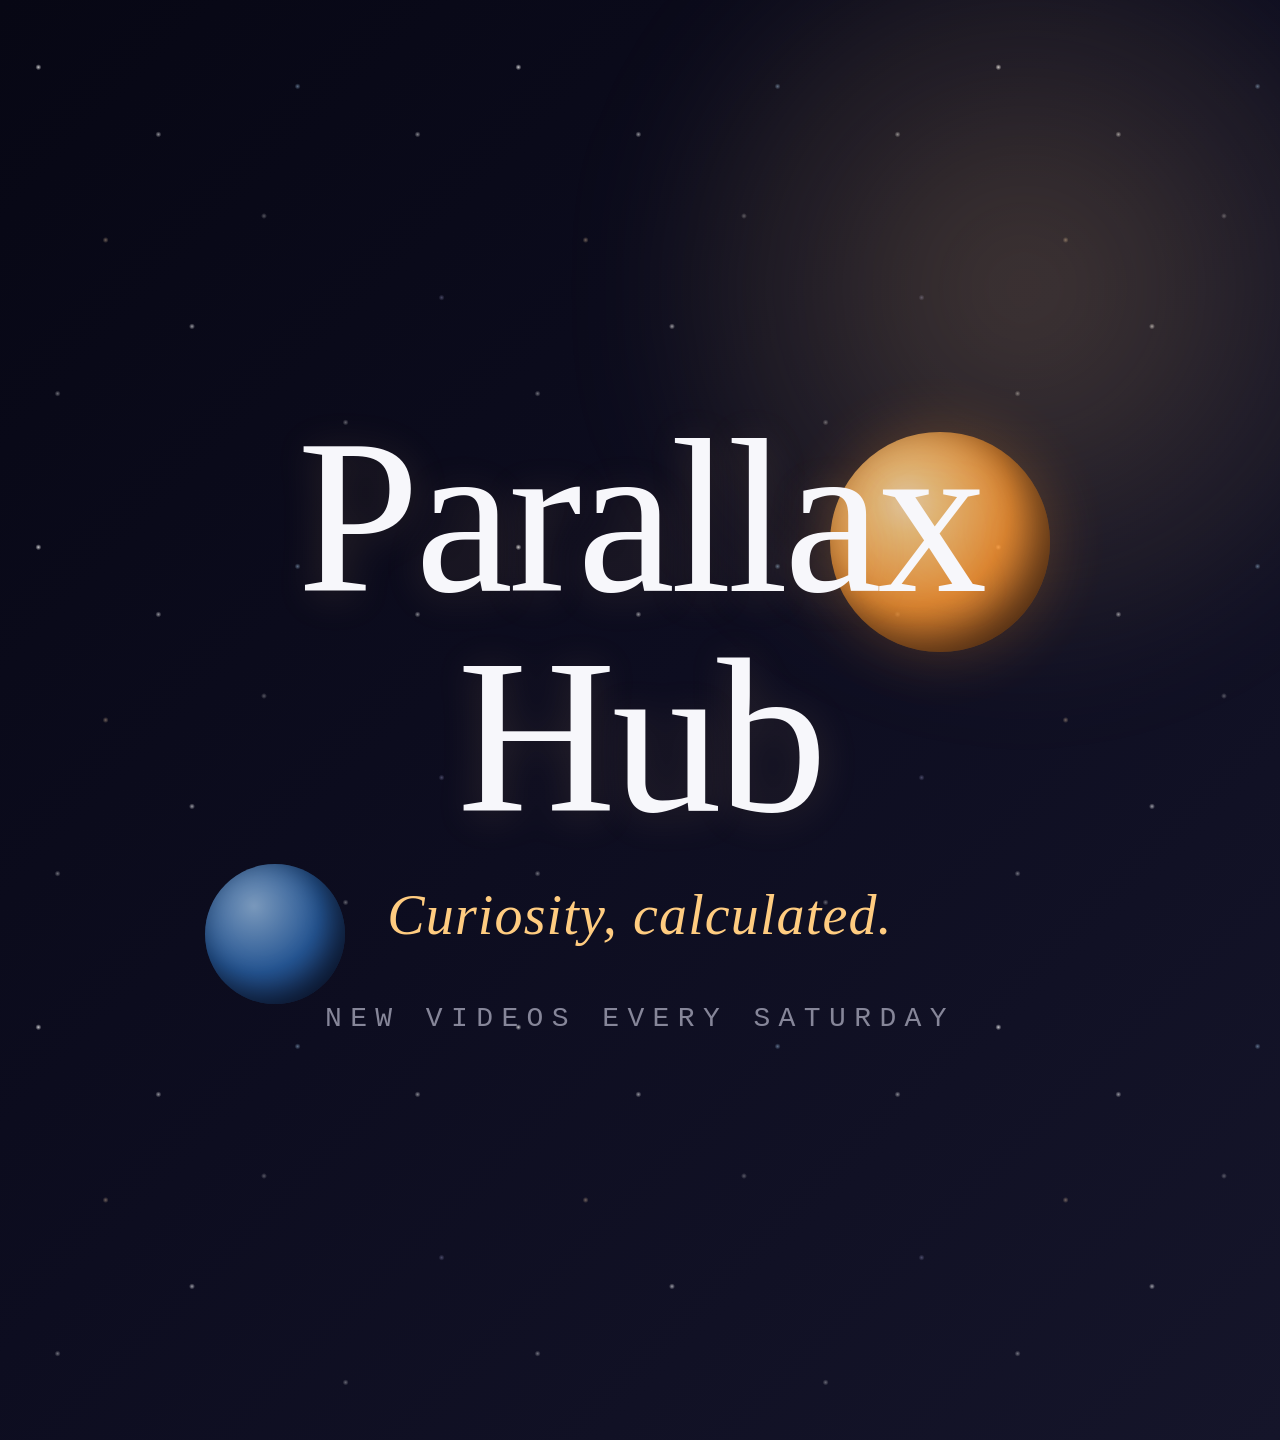
<file: youtube/assets/banner.html>
<!doctype html>
<html lang="en">
<head>
  <meta charset="utf-8">
  <title>Parallax Hub — Banner</title>
  <style>
    html, body {
      margin: 0; padding: 0;
      background: #000;
      overflow: hidden;
      display: flex;
      align-items: center;
      justify-content: center;
      min-height: 100vh;
    }

    /* Auto-fit the banner to the browser window while keeping the
       true 2560x1440 render (YouTube minimum). We use CSS scale so
       a simple window screenshot captures the full banner. */
    .banner-wrap {
      width: 2560px;
      height: 1440px;
      transform: scale(var(--scale, 0.5));
      transform-origin: center center;
    }

    /* 2560 x 1440 — YouTube standard banner, safe-zone aware */
    .banner {
      width: 2560px;
      height: 1440px;
      position: relative;
      overflow: hidden;
      background: linear-gradient(135deg, #070714 0%, #0d0d20 50%, #15152a 100%);
      font-family: "Iowan Old Style", "Palatino Linotype", Palatino, Georgia, serif;
    }

    /* Starfield */
    .banner::before {
      content: "";
      position: absolute; inset: 0;
      background-image:
        radial-gradient(2px 2px at 8% 14%, rgba(255,255,255,0.85), transparent 3px),
        radial-gradient(2px 2px at 87% 28%, rgba(255,255,255,0.55), transparent 3px),
        radial-gradient(2px 2px at 40% 68%, rgba(255,255,255,0.65), transparent 3px),
        radial-gradient(2px 2px at 72% 88%, rgba(255,255,255,0.40), transparent 3px),
        radial-gradient(3px 3px at 22% 50%, rgba(255,220,180,0.45), transparent 3px),
        radial-gradient(2px 2px at 62% 18%, rgba(180,220,255,0.50), transparent 3px),
        radial-gradient(2px 2px at 12% 82%, rgba(255,255,255,0.45), transparent 3px),
        radial-gradient(2px 2px at 92% 62%, rgba(200,200,255,0.35), transparent 3px),
        radial-gradient(2px 2px at 33% 28%, rgba(255,255,255,0.6), transparent 3px),
        radial-gradient(1.5px 1.5px at 55% 45%, rgba(255,255,255,0.35), transparent 3px);
      background-repeat: repeat;
      background-size: 480px 480px;
      opacity: 0.9;
    }

    /* Warm ambient glow, top-right */
    .banner::after {
      content: "";
      position: absolute;
      top: -20%; right: -10%;
      width: 60%; height: 80%;
      background: radial-gradient(circle, rgba(255, 204, 128, 0.22), transparent 60%);
      filter: blur(50px);
      pointer-events: none;
    }

    /* Content — inside YouTube's safe zone:
       Mobile-safe area is roughly 1235x338 centered vertically */
    .content {
      position: absolute;
      top: 50%;
      left: 50%;
      transform: translate(-50%, -50%);
      text-align: center;
      z-index: 2;
      display: flex;
      flex-direction: column;
      align-items: center;
      gap: 36px;
    }

    .brand {
      font-size: 220px;
      color: #f7f7fb;
      letter-spacing: -0.02em;
      line-height: 1;
      font-weight: 500;
      text-shadow: 0 4px 40px rgba(255, 204, 128, 0.15);
    }

    .tagline {
      font-size: 56px;
      color: #ffcc80;
      font-style: italic;
      letter-spacing: 0.02em;
    }

    .schedule {
      font-family: ui-monospace, Consolas, monospace;
      font-size: 28px;
      color: #868699;
      letter-spacing: 0.3em;
      text-transform: uppercase;
      margin-top: 20px;
    }

    /* Small planet on the right side of the brand */
    .planet-accent {
      position: absolute;
      right: 18%;
      top: 30%;
      width: 220px;
      height: 220px;
      border-radius: 50%;
      background: radial-gradient(circle at 35% 32%,
        #ffe0b3 0%,
        #ffcc80 15%,
        #ff9933 50%,
        #994d1a 100%);
      box-shadow:
        inset -14px -14px 40px rgba(0,0,0,0.55),
        0 0 60px rgba(255, 153, 51, 0.3);
      z-index: 1;
      opacity: 0.85;
    }

    /* Small secondary planet on the left */
    .planet-accent-2 {
      position: absolute;
      left: 16%;
      top: 60%;
      width: 140px;
      height: 140px;
      border-radius: 50%;
      background: radial-gradient(circle at 35% 30%,
        #a8d4ff 0%,
        #2f74c4 50%,
        #0d1f4c 100%);
      box-shadow: inset -10px -10px 30px rgba(0,0,0,0.6);
      z-index: 1;
      opacity: 0.7;
    }
  </style>
</head>
<body>
  <div class="banner">
    <div class="planet-accent"></div>
    <div class="planet-accent-2"></div>
    <div class="content">
      <div class="brand">Parallax Hub</div>
      <div class="tagline">Curiosity, calculated.</div>
      <div class="schedule">New videos every Saturday</div>
    </div>
  </div>
</body>
</html>
</file>
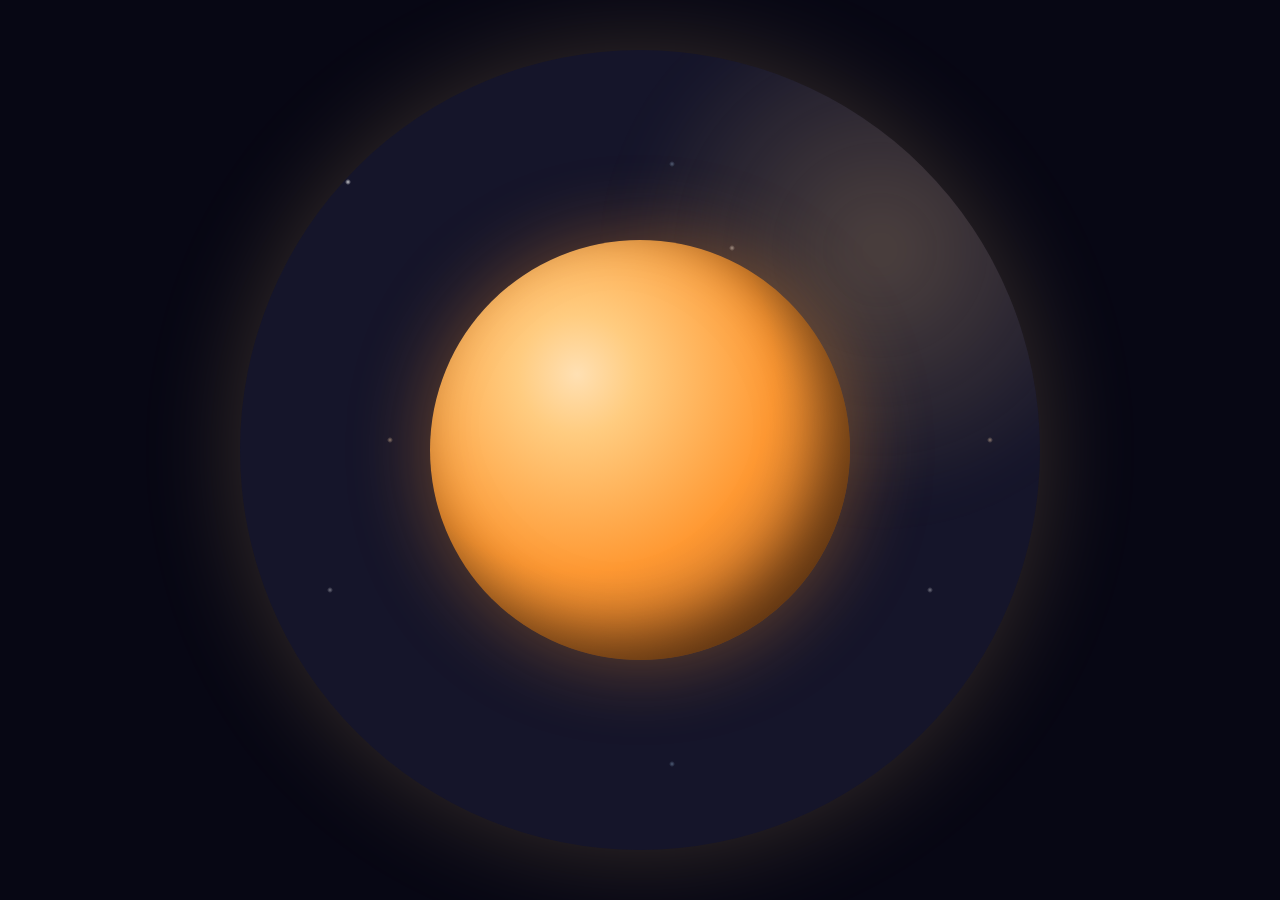
<file: youtube/assets/profile-icon.html>
<!doctype html>
<html lang="en">
<head>
  <meta charset="utf-8">
  <title>Parallax Hub — Profile Icon</title>
  <style>
    html, body {
      margin: 0; padding: 0;
      background: #070714;
      height: 100vh;
      display: flex; align-items: center; justify-content: center;
      font-family: -apple-system, BlinkMacSystemFont, "Segoe UI", sans-serif;
    }

    .icon-frame {
      width: 800px;
      height: 800px;
      background: #15152a;
      border-radius: 50%;
      display: flex; align-items: center; justify-content: center;
      position: relative;
      overflow: hidden;
      box-shadow: 0 0 100px rgba(255, 204, 128, 0.2);
    }

    /* Starfield background */
    .icon-frame::before {
      content: "";
      position: absolute; inset: 0;
      background-image:
        radial-gradient(2px 2px at 18% 22%, rgba(255,255,255,0.85), transparent 3px),
        radial-gradient(2px 2px at 82% 33%, rgba(255,255,255,0.55), transparent 3px),
        radial-gradient(2px 2px at 45% 75%, rgba(255,255,255,0.65), transparent 3px),
        radial-gradient(2px 2px at 68% 85%, rgba(255,255,255,0.40), transparent 3px),
        radial-gradient(3px 3px at 25% 65%, rgba(255,220,180,0.55), transparent 3px),
        radial-gradient(2px 2px at 72% 19%, rgba(180,220,255,0.40), transparent 3px),
        radial-gradient(2px 2px at 15% 90%, rgba(255,255,255,0.45), transparent 3px),
        radial-gradient(2px 2px at 90% 68%, rgba(200,200,255,0.35), transparent 3px);
      background-size: 600px 600px;
      opacity: 0.9;
    }

    /* Warm glow */
    .icon-frame::after {
      content: "";
      position: absolute;
      top: -10%; right: -15%;
      width: 70%; height: 70%;
      background: radial-gradient(circle, rgba(255, 204, 128, 0.25), transparent 65%);
      filter: blur(25px);
      pointer-events: none;
    }

    /* The planet */
    .planet {
      width: 420px; height: 420px;
      border-radius: 50%;
      background: radial-gradient(circle at 35% 32%,
        #ffe0b3 0%,
        #ffcc80 15%,
        #ff9933 50%,
        #994d1a 100%);
      box-shadow:
        inset -24px -24px 60px rgba(0,0,0,0.55),
        0 0 80px rgba(255, 153, 51, 0.4);
      position: relative;
      z-index: 2;
    }
  </style>
</head>
<body>
  <div class="icon-frame">
    <div class="planet"></div>
  </div>
</body>
</html>
</file>
